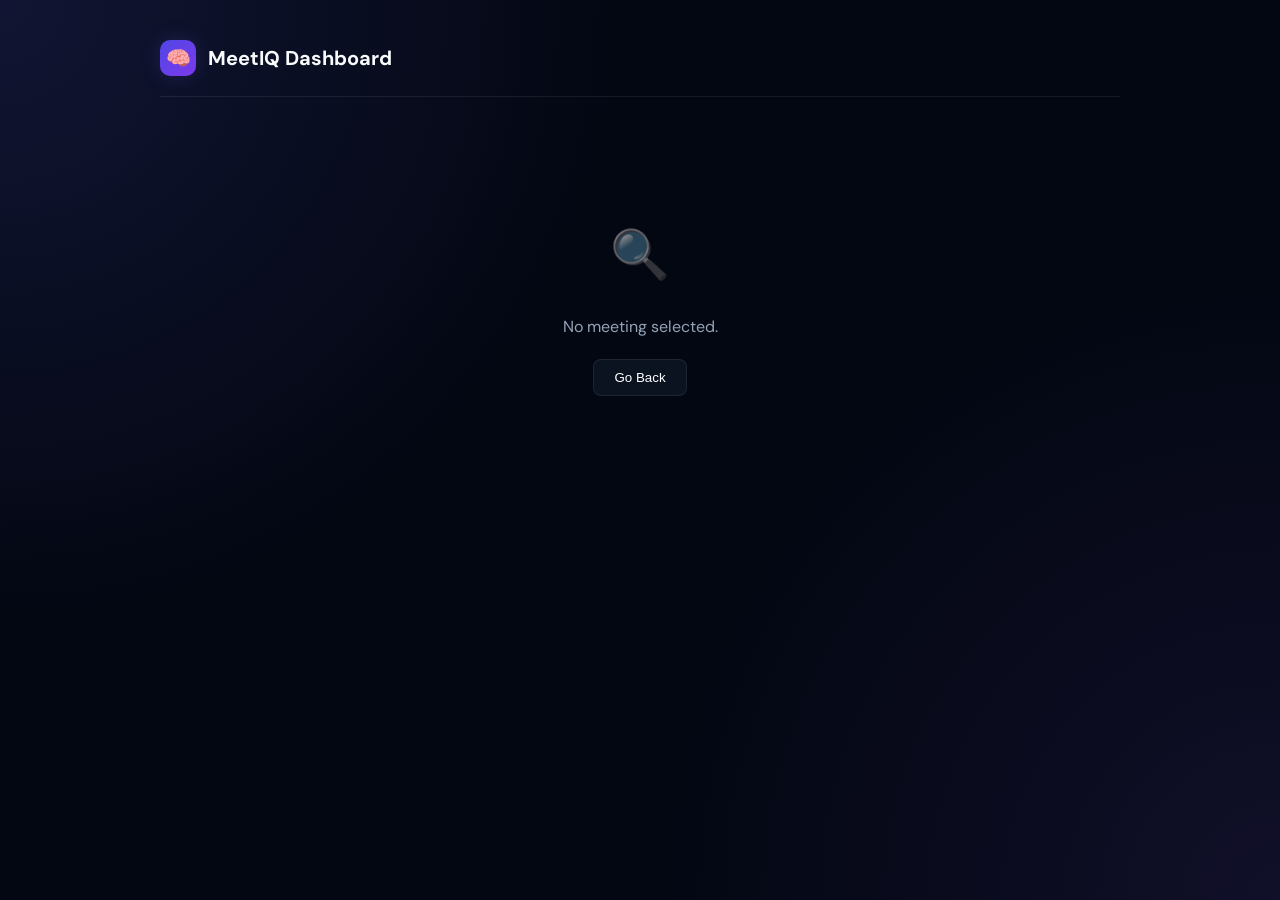
<file: extension/dashboard/index.html>
<!DOCTYPE html>
<html lang="en">

<head>
    <meta charset="UTF-8">
    <meta name="viewport" content="width=device-width, initial-scale=1.0">
    <title>MeetIQ Dashboard — AI Meeting Intelligence</title>
    <link rel="preconnect" href="https://fonts.googleapis.com">
    <link
        href="https://fonts.googleapis.com/css2?family=DM+Sans:wght@400;500;600;700&family=DM+Mono:wght@400;500&display=swap"
        rel="stylesheet">
    <style>
        :root {
            --bg: #030712;
            --card: rgba(17, 24, 39, 0.7);
            --card-border: rgba(255, 255, 255, 0.08);
            --indigo: #6366f1;
            --indigo-glow: rgba(99, 102, 241, 0.2);
            --text: #f8fafc;
            --muted: #94a3b8;
            --green: #22c55e;
            --red: #ef4444;
            --yellow: #f59e0b;
        }

        * {
            box-sizing: border-box;
            margin: 0;
            padding: 0;
        }

        body {
            background: var(--bg);
            background-image:
                radial-gradient(circle at 0% 0%, rgba(99, 102, 241, 0.15) 0%, transparent 40%),
                radial-gradient(circle at 100% 100%, rgba(139, 92, 246, 0.1) 0%, transparent 40%);
            color: var(--text);
            font-family: 'DM Sans', sans-serif;
            min-height: 100vh;
            line-height: 1.6;
        }

        .container {
            max-width: 1000px;
            margin: 0 auto;
            padding: 40px 20px;
        }

        /* --- Navbar --- */
        nav {
            display: flex;
            justify-content: space-between;
            align-items: center;
            margin-bottom: 40px;
            padding-bottom: 20px;
            border-bottom: 1px solid var(--card-border);
        }

        .logo {
            display: flex;
            align-items: center;
            gap: 12px;
            font-size: 20px;
            font-weight: 700;
        }

        .logo-icon {
            width: 36px;
            height: 36px;
            background: linear-gradient(135deg, #4f46e5, #7c3aed);
            border-radius: 10px;
            display: flex;
            align-items: center;
            justify-content: center;
            box-shadow: 0 0 20px var(--indigo-glow);
        }

        /* --- Main Layout --- */
        .grid {
            display: grid;
            grid-template-columns: 2fr 1fr;
            gap: 24px;
        }

        .card {
            background: var(--card);
            backdrop-filter: blur(12px);
            border: 1px solid var(--card-border);
            border-radius: 24px;
            padding: 32px;
            margin-bottom: 24px;
            transition: transform 0.2s ease, box-shadow 0.2s ease;
        }

        .card:hover {
            box-shadow: 0 8px 32px rgba(0, 0, 0, 0.4);
        }

        /* --- Custom Scrollbar --- */
        ::-webkit-scrollbar {
            width: 8px;
        }

        ::-webkit-scrollbar-track {
            background: transparent;
        }

        ::-webkit-scrollbar-thumb {
            background: rgba(255, 255, 255, 0.1);
            border-radius: 10px;
        }

        ::-webkit-scrollbar-thumb:hover {
            background: rgba(255, 255, 255, 0.2);
        }

        h1 {
            font-size: 32px;
            margin-bottom: 8px;
            font-weight: 700;
        }

        .meta {
            color: var(--muted);
            font-size: 14px;
            margin-bottom: 24px;
            display: flex;
            gap: 16px;
        }

        /* --- Results --- */
        h2 {
            font-size: 18px;
            font-weight: 600;
            text-transform: uppercase;
            letter-spacing: 0.1em;
            color: var(--muted);
            margin-bottom: 16px;
            display: flex;
            align-items: center;
            gap: 8px;
        }

        .overview {
            font-size: 18px;
            color: var(--text);
            margin-bottom: 32px;
            line-height: 1.6;
        }

        .tag {
            padding: 4px 12px;
            border-radius: 100px;
            background: rgba(99, 102, 241, 0.1);
            color: var(--indigo);
            font-size: 12px;
            font-weight: 600;
        }

        /* --- Commitments & Actions --- */
        .commitment-card {
            padding: 16px;
            background: rgba(255, 255, 255, 0.03);
            border-radius: 12px;
            margin-bottom: 12px;
            border-left: 4px solid var(--indigo);
        }

        .commitment-card.high {
            border-left-color: var(--red);
        }

        .commitment-card.medium {
            border-left-color: var(--yellow);
        }

        .commit-text {
            font-weight: 500;
            margin-bottom: 4px;
        }

        .commit-meta {
            font-size: 12px;
            color: var(--muted);
            display: flex;
            gap: 12px;
        }

        .action-item {
            display: flex;
            gap: 16px;
            padding: 16px;
            background: rgba(255, 255, 255, 0.02);
            border-radius: 12px;
            margin-bottom: 12px;
        }

        .action-check {
            color: var(--indigo);
            font-size: 20px;
        }

        .action-content {
            flex: 1;
        }

        .action-task {
            font-weight: 600;
        }

        .action-owner {
            font-size: 12px;
            color: var(--muted);
        }

        /* --- Transcript (Chat Style) --- */
        .transcript {
            display: flex;
            flex-direction: column;
            gap: 20px;
            max-height: 700px;
            overflow-y: auto;
            padding: 24px;
            background: rgba(0, 0, 0, 0.25);
            border-radius: 20px;
            border: 1px solid var(--card-border);
            scrollbar-width: thin;
            scroll-behavior: smooth;
        }

        .chat-msg {
            display: flex;
            gap: 12px;
            max-width: 85%;
            animation: fadeInMsg 0.4s cubic-bezier(0.16, 1, 0.3, 1);
        }

        @keyframes fadeInMsg {
            from {
                opacity: 0;
                transform: translateY(15px);
            }

            to {
                opacity: 1;
                transform: translateY(0);
            }
        }

        .chat-msg.self {
            flex-direction: row-reverse;
            align-self: flex-end;
        }

        .chat-msg.other {
            align-self: flex-start;
        }

        /* Avatar / Initials */
        .avatar {
            width: 32px;
            height: 32px;
            border-radius: 10px;
            background: var(--indigo);
            display: flex;
            align-items: center;
            justify-content: center;
            font-size: 12px;
            font-weight: 700;
            color: white;
            flex-shrink: 0;
            text-transform: uppercase;
            box-shadow: 0 4px 10px rgba(0, 0, 0, 0.2);
        }

        .chat-msg.other .avatar {
            background: #475569;
        }

        .msg-container {
            display: flex;
            flex-direction: column;
            gap: 4px;
        }

        .chat-msg.self .msg-container {
            align-items: flex-end;
        }

        .chat-bubble {
            padding: 14px 18px;
            border-radius: 18px;
            font-size: 14.5px;
            line-height: 1.6;
            box-shadow: 0 2px 8px rgba(0, 0, 0, 0.15);
            position: relative;
        }

        .chat-msg.other .chat-bubble {
            background: #1e293b;
            color: #f1f5f9;
            border-top-left-radius: 4px;
            border: 1px solid rgba(255, 255, 255, 0.05);
        }

        .chat-msg.self .chat-bubble {
            background: linear-gradient(135deg, #4f46e5, #4338ca);
            color: white;
            border-top-right-radius: 4px;
        }

        .msg-meta {
            display: flex;
            align-items: center;
            gap: 8px;
            font-size: 11px;
            font-weight: 600;
            color: var(--muted);
            letter-spacing: 0.05em;
        }

        .speaker-name {
            color: #818cf8;
        }

        .chat-msg.self .speaker-name {
            color: #cbd5e1;
        }

        .msg-time {
            opacity: 0.5;
            font-family: 'DM Mono', monospace;
        }

        /* --- Empty State --- */
        .empty {
            text-align: center;
            padding: 80px 20px;
            color: var(--muted);
        }

        .empty-icon {
            font-size: 48px;
            margin-bottom: 20px;
            opacity: 0.5;
        }

        .btn-analyze {
            background: linear-gradient(135deg, #6366f1, #a855f7);
            color: white;
            border: none;
            padding: 10px 20px;
            border-radius: 12px;
            font-weight: 600;
            font-size: 14px;
            cursor: pointer;
            display: flex;
            align-items: center;
            gap: 8px;
            transition: all 0.2s ease;
            box-shadow: 0 4px 15px rgba(99, 102, 241, 0.3);
        }

        .btn-analyze:hover {
            transform: translateY(-2px);
            box-shadow: 0 6px 20px rgba(99, 102, 241, 0.4);
        }

        .btn-analyze:disabled {
            background: #475569;
            cursor: not-allowed;
            box-shadow: none;
            opacity: 0.7;
        }

        .btn-analyze.loading .icon {
            animation: spin 1s linear infinite;
        }

        @keyframes spin {
            from {
                transform: rotate(0deg);
            }

            to {
                transform: rotate(360deg);
            }
        }
    </style>
</head>

<body>
    <div class="container" id="dashboard-root">
        <nav>
            <div class="logo">
                <div class="logo-icon">🧠</div>
                <span>MeetIQ Dashboard</span>
            </div>
            <div class="nav-actions" id="nav-actions">
                <!-- Analysis button will be injected here -->
            </div>
        </nav>

        <div id="content">
            <div class="empty">
                <div class="empty-icon">⏳</div>
                <p>Loading your meeting analysis...</p>
            </div>
        </div>
    </div>

    <script src="dashboard.js"></script>
</body>

</html>
</file>
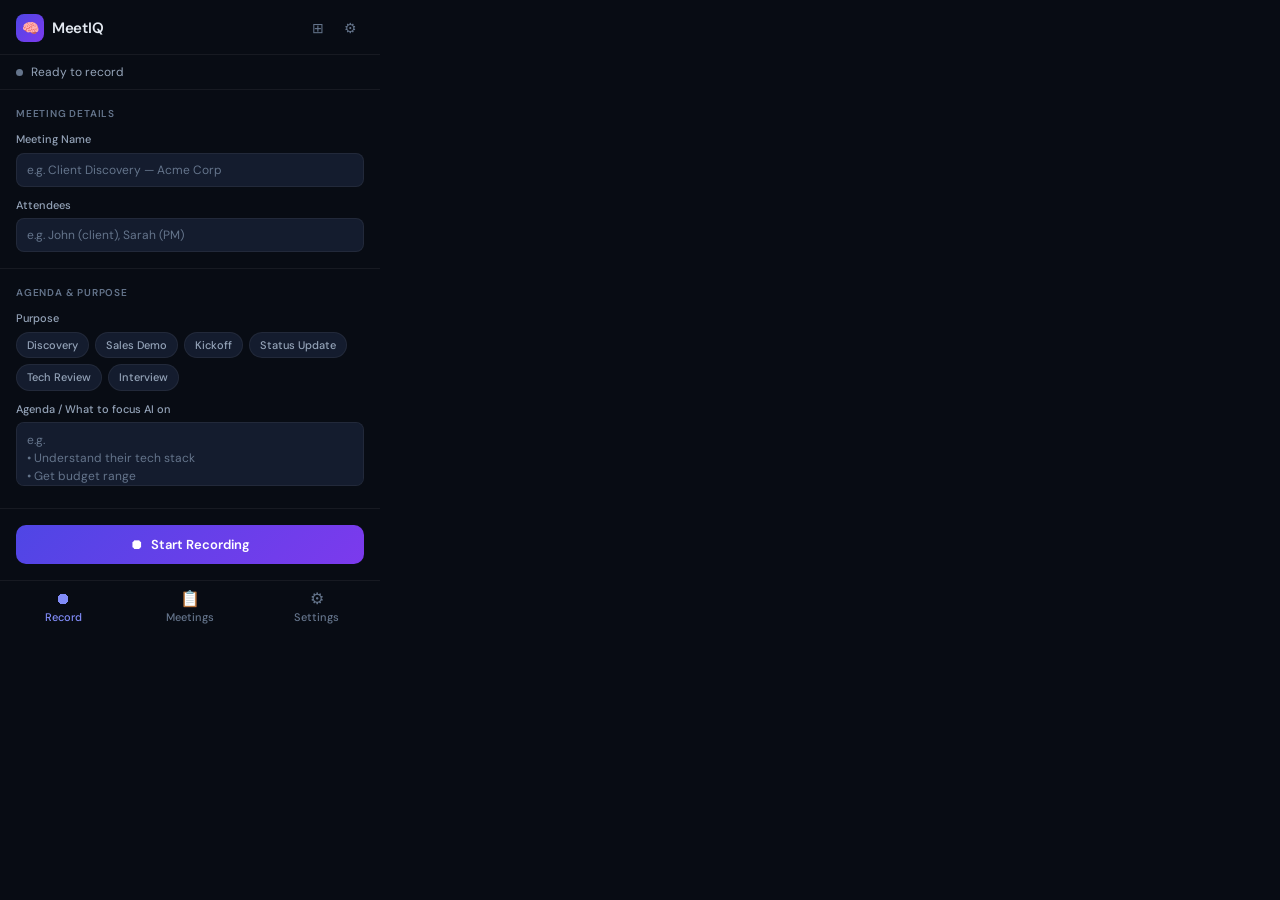
<file: extension/popup/popup.html>
<!DOCTYPE html>
<html lang="en">

<head>
  <meta charset="UTF-8">
  <meta name="viewport" content="width=device-width, initial-scale=1.0">
  <title>MeetIQ</title>
  <link rel="preconnect" href="https://fonts.googleapis.com">
  <link
    href="https://fonts.googleapis.com/css2?family=DM+Sans:wght@400;500;600&family=DM+Mono:wght@400;500&display=swap"
    rel="stylesheet">
  <style>
    *,
    *::before,
    *::after {
      box-sizing: border-box;
      margin: 0;
      padding: 0;
    }

    :root {
      --bg: #080c14;
      --surface: #0e1420;
      --surface2: #141c2e;
      --border: rgba(99, 102, 241, 0.15);
      --border2: rgba(255, 255, 255, 0.06);
      --indigo: #6366f1;
      --indigo2: #818cf8;
      --red: #ef4444;
      --green: #22c55e;
      --yellow: #eab308;
      --text: #e2e8f0;
      --muted: #64748b;
      --muted2: #94a3b8;
    }

    body {
      width: 380px;
      background: var(--bg);
      color: var(--text);
      font-family: 'DM Sans', sans-serif;
      font-size: 13px;
      line-height: 1.5;
      min-height: 520px;
      /* Increased for a more consistent feel */
      display: flex;
      flex-direction: column;
    }

    /* ── Header ── */
    .header {
      display: flex;
      align-items: center;
      justify-content: space-between;
      padding: 14px 16px 12px;
      border-bottom: 1px solid var(--border2);
    }

    .logo {
      display: flex;
      align-items: center;
      gap: 8px;
    }

    .logo-icon {
      width: 28px;
      height: 28px;
      border-radius: 8px;
      background: linear-gradient(135deg, #4f46e5, #7c3aed);
      display: flex;
      align-items: center;
      justify-content: center;
      font-size: 14px;
    }

    .logo-text {
      font-weight: 600;
      font-size: 15px;
      color: var(--text);
      letter-spacing: -0.3px;
    }

    .header-actions {
      display: flex;
      gap: 4px;
    }

    .icon-btn {
      width: 28px;
      height: 28px;
      border-radius: 6px;
      border: none;
      background: transparent;
      color: var(--muted);
      cursor: pointer;
      display: flex;
      align-items: center;
      justify-content: center;
      transition: all 0.15s;
      font-size: 14px;
    }

    .icon-btn:hover {
      background: var(--surface2);
      color: var(--text);
    }

    /* ── Recording status bar ── */
    .status-bar {
      padding: 8px 16px;
      display: flex;
      align-items: center;
      gap: 8px;
      font-size: 12px;
      border-bottom: 1px solid var(--border2);
    }

    .status-dot {
      width: 7px;
      height: 7px;
      border-radius: 50%;
      background: var(--muted);
      flex-shrink: 0;
    }

    .status-dot.recording {
      background: var(--red);
      animation: blink 1.4s ease-in-out infinite;
    }

    .status-dot.ready {
      background: var(--green);
    }

    .status-dot.processing {
      background: var(--yellow);
      animation: blink 1.4s ease-in-out infinite;
    }

    @keyframes blink {

      0%,
      100% {
        opacity: 1
      }

      50% {
        opacity: 0.4
      }
    }

    .status-text {
      color: var(--muted2);
      flex: 1;
    }

    .timer {
      font-family: 'DM Mono', monospace;
      font-size: 11px;
      color: var(--muted);
    }

    /* ── Main sections ── */
    .section {
      padding: 16px;
      border-bottom: 1px solid var(--border2);
    }

    .section:last-child {
      border-bottom: none;
    }

    .section-label {
      font-size: 10px;
      font-weight: 600;
      letter-spacing: 0.08em;
      text-transform: uppercase;
      color: var(--muted);
      margin-bottom: 10px;
    }

    /* ── Form fields ── */
    .field {
      margin-bottom: 10px;
    }

    .field:last-child {
      margin-bottom: 0;
    }

    .field label {
      display: block;
      font-size: 11px;
      font-weight: 500;
      color: var(--muted2);
      margin-bottom: 5px;
    }

    .field input,
    .field textarea,
    .field select {
      width: 100%;
      background: var(--surface2);
      border: 1px solid var(--border2);
      border-radius: 8px;
      padding: 8px 10px;
      color: var(--text);
      font-family: 'DM Sans', sans-serif;
      font-size: 12px;
      outline: none;
      transition: border-color 0.15s;
      resize: none;
    }

    .field input:focus,
    .field textarea:focus,
    .field select:focus {
      border-color: var(--indigo);
      box-shadow: 0 0 0 3px rgba(99, 102, 241, 0.12);
    }

    .field input::placeholder,
    .field textarea::placeholder {
      color: var(--muted);
    }

    .field select {
      cursor: pointer;
    }

    .field textarea {
      min-height: 64px;
      line-height: 1.5;
    }

    /* ── Purpose chips ── */
    .purpose-chips {
      display: flex;
      flex-wrap: wrap;
      gap: 6px;
    }

    .chip {
      padding: 4px 10px;
      border-radius: 100px;
      font-size: 11px;
      font-weight: 500;
      border: 1px solid var(--border2);
      background: var(--surface2);
      color: var(--muted2);
      cursor: pointer;
      transition: all 0.15s;
      user-select: none;
    }

    .chip:hover {
      border-color: var(--indigo);
      color: var(--indigo2);
    }

    .chip.active {
      background: rgba(99, 102, 241, 0.15);
      border-color: var(--indigo);
      color: var(--indigo2);
    }

    /* ── Main action button ── */
    .btn-record {
      width: 100%;
      padding: 11px;
      border-radius: 10px;
      border: none;
      font-family: 'DM Sans', sans-serif;
      font-size: 13px;
      font-weight: 600;
      cursor: pointer;
      transition: all 0.15s;
      display: flex;
      align-items: center;
      justify-content: center;
      gap: 8px;
    }

    .btn-record.start {
      background: linear-gradient(135deg, #4f46e5, #7c3aed);
      color: white;
    }

    .btn-record.start:hover {
      background: linear-gradient(135deg, #4338ca, #6d28d9);
      transform: translateY(-1px);
      box-shadow: 0 4px 20px rgba(99, 102, 241, 0.35);
    }

    .btn-record.stop {
      background: rgba(239, 68, 68, 0.15);
      border: 1px solid rgba(239, 68, 68, 0.3);
      color: #fca5a5;
    }

    .btn-record.stop:hover {
      background: rgba(239, 68, 68, 0.22);
    }

    .btn-record:disabled {
      opacity: 0.5;
      cursor: not-allowed;
      transform: none;
      box-shadow: none;
    }

    /* ── Bottom nav ── */
    .bottom-nav {
      display: flex;
      border-top: 1px solid var(--border2);
    }

    .nav-tab {
      flex: 1;
      padding: 10px;
      border: none;
      background: transparent;
      color: var(--muted);
      font-family: 'DM Sans', sans-serif;
      font-size: 11px;
      font-weight: 500;
      cursor: pointer;
      display: flex;
      flex-direction: column;
      align-items: center;
      gap: 3px;
      transition: color 0.15s;
      border-radius: 0;
    }

    .nav-tab:hover {
      color: var(--text);
      background: var(--surface2);
    }

    .nav-tab.active {
      color: var(--indigo2);
    }

    .nav-tab .nav-icon {
      font-size: 16px;
      line-height: 1;
    }

    /* ── Meetings list ── */
    .meetings-list {
      flex: 1;
      /* Grow to fill space */
      max-height: 420px;
      overflow-y: auto;
      scrollbar-width: thin;
      scrollbar-color: var(--surface2) transparent;
    }

    .meeting-item {
      display: flex;
      align-items: center;
      gap: 10px;
      padding: 10px 16px;
      border-bottom: 1px solid var(--border2);
      cursor: pointer;
      transition: background 0.1s;
    }

    .meeting-item:last-child {
      border-bottom: none;
    }

    .meeting-item:hover {
      background: var(--surface2);
    }

    .meeting-status-dot {
      width: 8px;
      height: 8px;
      border-radius: 50%;
      flex-shrink: 0;
    }

    .meeting-info {
      flex: 1;
      min-width: 0;
    }

    .meeting-name {
      font-weight: 500;
      font-size: 12px;
      white-space: nowrap;
      overflow: hidden;
      text-overflow: ellipsis;
    }

    .meeting-meta {
      font-size: 10px;
      color: var(--muted);
      margin-top: 1px;
    }

    .meeting-badge {
      font-size: 10px;
      padding: 2px 7px;
      border-radius: 100px;
      background: rgba(99, 102, 241, 0.12);
      color: var(--indigo2);
      white-space: nowrap;
      flex-shrink: 0;
    }

    .meeting-badge.done {
      background: rgba(34, 197, 94, 0.1);
      color: #86efac;
    }

    .meeting-badge.recording {
      background: rgba(239, 68, 68, 0.1);
      color: #fca5a5;
    }

    .meeting-badge.processing {
      background: rgba(234, 179, 8, 0.1);
      color: #fde68a;
    }

    .meeting-badge.error {
      background: rgba(239, 68, 68, 0.08);
      color: #f87171;
    }

    .empty-state {
      flex: 1;
      display: flex;
      flex-direction: column;
      align-items: center;
      justify-content: center;
      padding: 60px 24px;
      text-align: center;
      color: var(--muted);
      font-size: 13px;
    }

    .empty-state .empty-icon {
      font-size: 28px;
      margin-bottom: 8px;
      opacity: 0.5;
    }

    .meeting-commits {
      font-size: 10px;
      color: var(--yellow);
      margin-top: 2px;
      letter-spacing: 0.01em;
    }

    /* ── Auto-detect badge ── */
    .auto-detect-badge {
      display: none;
      font-size: 10px;
      color: var(--indigo2);
      background: rgba(99, 102, 241, 0.10);
      border: 1px solid rgba(99, 102, 241, 0.2);
      border-radius: 100px;
      padding: 2px 8px;
      margin-top: 6px;
      letter-spacing: 0.02em;
    }

    /* ── Alert preview (Discord/Slack preview) ── */
    .alert-preview {
      background: var(--surface2);
      border: 1px solid var(--border2);
      border-radius: 8px;
      padding: 10px 12px;
      font-size: 11px;
      color: var(--muted2);
      line-height: 1.6;
    }

    .alert-preview .channel {
      color: var(--indigo2);
      font-weight: 600;
    }

    /* ── Error/info banners ── */
    .banner {
      margin: 12px 16px;
      padding: 8px 12px;
      border-radius: 8px;
      font-size: 11px;
      line-height: 1.5;
    }

    .banner.error {
      background: rgba(239, 68, 68, 0.1);
      border: 1px solid rgba(239, 68, 68, 0.2);
      color: #fca5a5;
    }

    .banner.info {
      background: rgba(99, 102, 241, 0.1);
      border: 1px solid rgba(99, 102, 241, 0.2);
      color: var(--indigo2);
    }

    .banner.warn {
      background: rgba(234, 179, 8, 0.1);
      border: 1px solid rgba(234, 179, 8, 0.2);
      color: #fde68a;
    }

    /* ── View pages ── */
    .page {
      display: none;
      flex: 1;
      flex-direction: column;
      animation: fadeIn 0.15s ease-out;
    }

    .page.active {
      display: flex;
    }

    @keyframes fadeIn {
      from {
        opacity: 0;
        transform: translateY(2px);
      }

      to {
        opacity: 1;
        transform: translateY(0);
      }
    }

    /* Scrollbar */
    ::-webkit-scrollbar {
      width: 4px;
    }

    ::-webkit-scrollbar-track {
      background: transparent;
    }

    ::-webkit-scrollbar-thumb {
      background: var(--border2);
      border-radius: 2px;
    }
  </style>
</head>

<body>

  <!-- Header -->
  <div class="header">
    <div class="logo">
      <div class="logo-icon">🧠</div>
      <span class="logo-text">MeetIQ</span>
    </div>
    <div class="header-actions">
      <button class="icon-btn" id="btn-dashboard" title="Open full dashboard">⊞</button>
      <button class="icon-btn" id="btn-settings" title="Settings">⚙</button>
    </div>
  </div>

  <!-- Status bar -->
  <div class="status-bar">
    <div class="status-dot" id="status-dot"></div>
    <span class="status-text" id="status-text">Ready to record</span>
    <span class="timer" id="timer" style="display:none">00:00</span>
  </div>

  <!-- Result Banner (shown after processing) -->
  <div id="result-banner" class="banner info" style="display:none; cursor:pointer;">
    <div style="display:flex; align-items:center; justify-content:space-between;">
      <span>✨ Analysis Complete! View results.</span>
      <span style="font-size:14px;">➜</span>
    </div>
  </div>

  <!-- Error banner -->
  <div id="error-banner" class="banner error" style="display:none"></div>

  <!-- ── PAGE: RECORD ── -->
  <div class="page active" id="page-record">

    <!-- Meeting Info -->
    <div class="section">
      <div class="section-label">Meeting Details</div>

      <div class="field">
        <label>Meeting Name</label>
        <input type="text" id="meeting-name" placeholder="e.g. Client Discovery — Acme Corp" />
      </div>

      <div class="field">
        <label>Attendees</label>
        <input type="text" id="attendees" placeholder="e.g. John (client), Sarah (PM)" />
      </div>
    </div>

    <!-- Agenda -->
    <div class="section">
      <div class="section-label">Agenda & Purpose</div>

      <div class="field">
        <label>Purpose</label>
        <div class="purpose-chips" id="purpose-chips">
          <div class="chip" data-val="Discovery call">Discovery</div>
          <div class="chip" data-val="Sales demo">Sales Demo</div>
          <div class="chip" data-val="Project kickoff">Kickoff</div>
          <div class="chip" data-val="Status update">Status Update</div>
          <div class="chip" data-val="Technical review">Tech Review</div>
          <div class="chip" data-val="Interview">Interview</div>
        </div>
        <div class="auto-detect-badge" id="auto-detect-badge"></div>
      </div>

      <div class="field">
        <label>Agenda / What to focus AI on</label>
        <textarea id="agenda"
          placeholder="e.g.&#10;• Understand their tech stack&#10;• Get budget range&#10;• Clarify timeline&#10;• Discuss integration needs"></textarea>
      </div>
    </div>

    <!-- Record button -->
    <div class="section">
      <button class="btn-record start" id="btn-record">
        <span id="btn-icon">⏺</span>
        <span id="btn-label">Start Recording</span>
      </button>
    </div>

  </div>

  <!-- ── PAGE: MEETINGS ── -->
  <div class="page" id="page-meetings">
    <div class="meetings-list" id="meetings-list">
      <div class="empty-state">
        <div class="empty-icon">🎙️</div>
        <div>No meetings yet.<br>Start a recording to see them here.</div>
      </div>
    </div>
  </div>

  <!-- ── PAGE: SETTINGS ── -->
  <div class="page" id="page-settings">
    <div class="section">
      <div class="section-label">Identity</div>
      <div class="field">
        <label>Your name (used in transcript)</label>
        <input type="text" id="setting-speaker" placeholder="Pankaj" />
      </div>
    </div>

    <div class="section">
      <div class="section-label">Backend</div>
      <div class="field">
        <label>API Endpoint</label>
        <input type="text" id="setting-api" placeholder="http://localhost:8000" />
      </div>
    </div>

    <div class="section">
      <div class="section-label">Notifications</div>
      <div class="field">
        <label>Discord Webhook URL</label>
        <input type="text" id="setting-discord" placeholder="https://discord.com/api/webhooks/..." />
      </div>
      <div class="field">
        <label>Slack Webhook URL</label>
        <input type="text" id="setting-slack" placeholder="https://hooks.slack.com/services/..." />
      </div>
    </div>

    <div class="section">
      <div class="section-label">Troubleshooting</div>
      <div style="display: flex; gap: 8px;">
        <button class="btn-record" id="btn-test-connection"
          style="background: rgba(34,197,94,0.1); border: 1px solid rgba(34,197,94,0.2); color: #86efac; flex: 1;">
          Test Connection
        </button>
        <button class="btn-record" id="btn-reset-state"
          style="background: rgba(239,68,68,0.1); border: 1px solid rgba(239,68,68,0.2); color: #fca5a5; flex: 1;">
          Reset Extension
        </button>
      </div>
    </div>

    <div class="section">
      <button class="btn-record start" id="btn-save-settings"
        style="background: rgba(99,102,241,0.2); border: 1px solid rgba(99,102,241,0.3); color: #a5b4fc;">
        Save Settings
      </button>
    </div>
  </div>

  <!-- Bottom nav -->
  <div class="bottom-nav">
    <button class="nav-tab active" data-page="record" id="nav-record">
      <span class="nav-icon">⏺</span>
      <span>Record</span>
    </button>
    <button class="nav-tab" data-page="meetings" id="nav-meetings">
      <span class="nav-icon">📋</span>
      <span>Meetings</span>
    </button>
    <button class="nav-tab" data-page="settings" id="nav-settings">
      <span class="nav-icon">⚙</span>
      <span>Settings</span>
    </button>
  </div>

  <script src="popup.js"></script>
</body>

</html>
</file>
